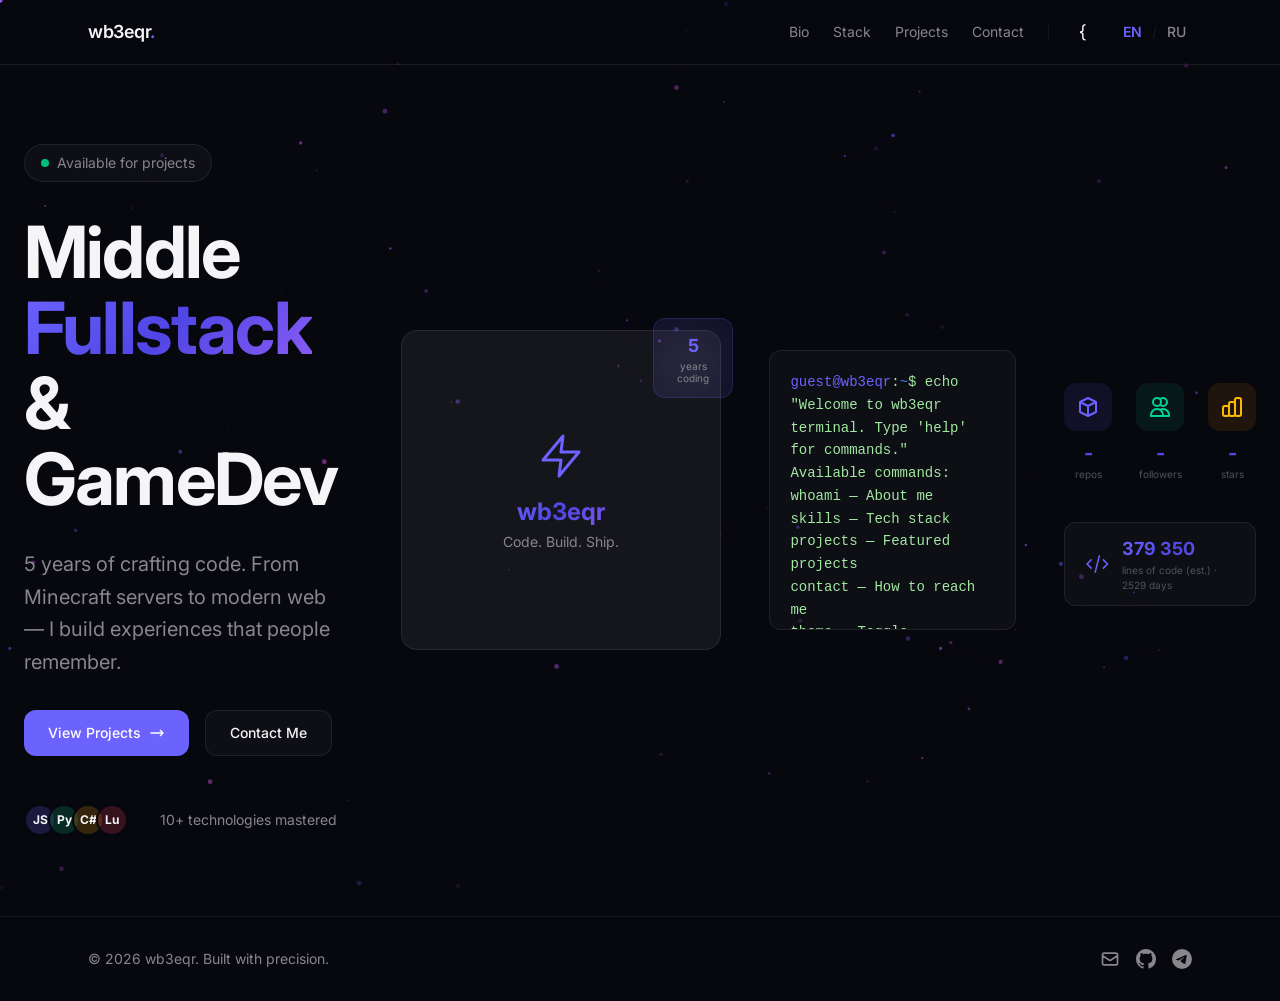
<file: index.html>
<!DOCTYPE html>
<html lang="en" data-theme="dark">
  <head>
    <meta charset="UTF-8" />
    <meta name="viewport" content="width=device-width, initial-scale=1.0, maximum-scale=5.0" />
    <title>wb3eqr — Middle Fullstack & GameDev</title>
    <meta name="description" content="Middle Fullstack & GameDev Developer. 5+ years of experience in web, game dev, automation and bots." />
    <meta name="keywords" content="fullstack developer, gamedev, web development, minecraft, roblox, javascript, typescript, python, c#" />
    <meta name="author" content="wb3eqr" />
    <meta name="robots" content="index, follow" />
    <meta property="og:title" content="wb3eqr — Middle Fullstack & GameDev" />
    <meta property="og:description" content="5 years of crafting code. From Minecraft servers to modern web." />
    <meta property="og:type" content="website" />
    <meta property="og:url" content="https://wb3eqr.github.io/Hello_My_World-" />
    <meta name="twitter:card" content="summary_large_image" />
    <meta name="twitter:title" content="wb3eqr — Middle Fullstack & GameDev" />
    <meta name="twitter:description" content="5 years of crafting code. From Minecraft servers to modern web." />
    <link rel="icon" type="image/svg+xml" href="./favicon.svg" />
    <link rel="manifest" href="./manifest.json" />
    <meta name="theme-color" content="#6C63FF" />
    <link rel="preconnect" href="https://fonts.googleapis.com" />
    <link rel="preconnect" href="https://fonts.gstatic.com" crossorigin />
    <link href="https://fonts.googleapis.com/css2?family=Inter:opsz,wght@14..32,300;14..32,400;14..32,500;14..32,600;14..32,700;14..32,800&display=swap" rel="stylesheet" />
    <script type="module" crossorigin src="./assets/index-BMOnbCsH.js"></script>
    <link rel="stylesheet" crossorigin href="./assets/index-DKdqblMy.css">
  </head>
  <body style="background:var(--bg);color:var(--text);font-family:'Inter',sans-serif" class="antialiased overflow-x-hidden">
    <div id="particles-bg" class="fixed inset-0 z-0 pointer-events-none"></div>

    <nav class="fixed top-0 left-0 right-0 z-50 glass-nav">
      <div class="max-w-6xl mx-auto px-4 sm:px-6 h-14 sm:h-16 flex items-center justify-between">
        <a href="#/" data-nav class="text-base sm:text-lg font-semibold tracking-tight hover:opacity-80" style="transition:opacity 0.2s">
          wb3eqr<span style="color:var(--accent)">.</span>
        </a>
        <div class="hidden sm:flex items-center gap-6">
          <a href="#/bio" data-nav class="nav-link text-sm">Bio</a>
          <a href="#/stack" data-nav class="nav-link text-sm">Stack</a>
          <a href="#/projects" data-nav class="nav-link text-sm">Projects</a>
          <a href="#/contact" data-nav class="nav-link text-sm">Contact</a>
          <span class="w-px h-4" style="background:var(--border)"></span>
          <button id="theme-toggle" class="p-1.5 rounded-lg hover-scale" style="transition:all 0.2s" aria-label="Toggle theme">
            <span id="theme-icon" class="theme-icon text-lg">{</span>
          </button>
          <div class="flex items-center gap-1 text-sm font-medium" style="color:var(--text-secondary)">
            <button data-lang-btn="en" class="lang-btn px-1.5 py-0.5 rounded active">EN</button>
            <span style="color:var(--border)">/</span>
            <button data-lang-btn="ru" class="lang-btn px-1.5 py-0.5 rounded">RU</button>
          </div>
        </div>
        <div class="flex items-center gap-3 sm:hidden">
          <button id="theme-toggle-mobile" class="p-1.5 rounded-lg hover-scale" style="transition:all 0.2s" aria-label="Toggle theme">
            <span id="theme-icon-mobile" class="text-lg">{</span>
          </button>
          <button id="menu-btn" class="flex flex-col gap-1.5 p-2 rounded-lg" style="transition:background 0.2s">
            <span class="block w-5 h-[1.5px] rounded-full transition-all duration-300" style="background:var(--text)"></span>
            <span class="block w-5 h-[1.5px] rounded-full transition-all duration-300" style="background:var(--text)"></span>
            <span class="block w-5 h-[1.5px] rounded-full transition-all duration-300" style="background:var(--text)"></span>
          </button>
        </div>
      </div>
      <div id="mobile-menu" class="sm:hidden hidden glass-mobile">
        <div class="px-6 py-4 flex flex-col gap-4">
          <a href="#/bio" data-nav class="nav-link text-sm">Bio</a>
          <a href="#/stack" data-nav class="nav-link text-sm">Stack</a>
          <a href="#/projects" data-nav class="nav-link text-sm">Projects</a>
          <a href="#/contact" data-nav class="nav-link text-sm">Contact</a>
          <span style="border-top:1px solid var(--border);margin:4px 0"></span>
          <div class="flex items-center gap-1 text-sm font-medium" style="color:var(--text-secondary)">
            <button data-lang-btn="en" class="lang-btn px-1.5 py-0.5 rounded active">EN</button>
            <span style="color:var(--border)">/</span>
            <button data-lang-btn="ru" class="lang-btn px-1.5 py-0.5 rounded">RU</button>
          </div>
        </div>
      </div>
    </nav>

    <main id="app" class="relative z-10 min-h-screen pt-16">
      <div id="page-content" class="page-enter"></div>
    </main>

    <footer class="relative z-10" style="border-top:1px solid var(--border)">
      <div class="max-w-6xl mx-auto px-4 sm:px-6 py-6 sm:py-8 flex flex-col sm:flex-row items-center justify-between gap-4">
        <p class="text-xs sm:text-sm" style="color:var(--text-secondary)">&copy; 2026 wb3eqr. <span id="footer-text">Built with precision.</span></p>
        <div class="flex items-center gap-4">
          <a href="mailto:HelloMyWorld@xyecoc.com" class="hover-scale" style="color:var(--text-secondary);transition:color 0.2s" title="Email">
            <svg class="w-5 h-5" fill="none" stroke="currentColor" viewBox="0 0 24 24"><path stroke-linecap="round" stroke-linejoin="round" stroke-width="2" d="M3 8l7.89 5.26a2 2 0 002.22 0L21 8M5 19h14a2 2 0 002-2V7a2 2 0 00-2-2H5a2 2 0 00-2 2v10a2 2 0 002 2z"/></svg>
          </a>
          <a href="https://github.com/wb3eqr" target="_blank" rel="noopener" class="hover-scale" style="color:var(--text-secondary);transition:color 0.2s" title="GitHub">
            <svg class="w-5 h-5" fill="currentColor" viewBox="0 0 24 24"><path d="M12 0C5.37 0 0 5.37 0 12c0 5.31 3.435 9.795 8.205 11.385.6.105.825-.255.825-.57 0-.285-.015-1.23-.015-2.235-3.015.555-3.795-.735-4.035-1.41-.135-.345-.72-1.41-1.23-1.695-.42-.225-1.02-.78-.015-.795.945-.015 1.62.87 1.845 1.23 1.08 1.815 2.805 1.305 3.495.99.105-.78.42-1.305.765-1.605-2.67-.3-5.46-1.335-5.46-5.925 0-1.305.465-2.385 1.23-3.225-.12-.3-.54-1.53.12-3.18 0 0 1.005-.315 3.3 1.23.96-.27 1.98-.405 3-.405s2.04.135 3 .405c2.295-1.56 3.3-1.23 3.3-1.23.66 1.65.24 2.88.12 3.18.765.84 1.23 1.905 1.23 3.225 0 4.605-2.805 5.625-5.475 5.925.435.375.81 1.095.81 2.22 0 1.605-.015 2.895-.015 3.3 0 .315.225.69.825.57A12.02 12.02 0 0024 12c0-6.63-5.37-12-12-12z"/></svg>
          </a>
          <a href="https://t.me/sell_program" target="_blank" rel="noopener" class="hover-scale" style="color:var(--text-secondary);transition:color 0.2s" title="Telegram">
            <svg class="w-5 h-5" fill="currentColor" viewBox="0 0 24 24"><path d="M11.944 0A12 12 0 000 12a12 12 0 0012 12 12 12 0 0012-12A12 12 0 0012 0a12 12 0 00-.056 0zm4.962 7.224c.1-.002.321.023.465.14a.506.506 0 01.171.325c.016.093.036.306.02.472-.18 1.898-.962 6.502-1.36 8.627-.168.9-.499 1.201-.82 1.23-.696.065-1.225-.46-1.9-.902-1.056-.693-1.653-1.124-2.678-1.8-1.185-.78-.417-1.21.258-1.91.177-.184 3.247-2.977 3.307-3.23.007-.032.014-.15-.056-.212s-.174-.041-.249-.024c-.106.024-1.793 1.14-5.061 3.345-.48.33-.913.49-1.302.48-.428-.008-1.252-.241-1.865-.44-.752-.245-1.349-.374-1.297-.789.027-.216.325-.437.893-.663 3.498-1.524 5.83-2.529 6.998-3.014 3.332-1.386 4.025-1.627 4.476-1.635z"/></svg>
          </a>
        </div>
      </div>
    </footer>

    <script>
      if ('serviceWorker' in navigator) {
        navigator.serviceWorker.register('/sw.js').catch(() => {});
      }
    </script>
  </body>
</html>
</file>
<file: assets/index-DKdqblMy.css>
/*! tailwindcss v4.3.3 | MIT License | https://tailwindcss.com */@layer properties{@supports (((-webkit-hyphens:none)) and (not (margin-trim:inline))) or ((-moz-orient:inline) and (not (color:rgb(from red r g b)))){*,:before,:after,::backdrop{--tw-rotate-x:initial;--tw-rotate-y:initial;--tw-rotate-z:initial;--tw-skew-x:initial;--tw-skew-y:initial;--tw-space-y-reverse:0;--tw-space-x-reverse:0;--tw-border-style:solid;--tw-gradient-position:initial;--tw-gradient-from:#0000;--tw-gradient-via:#0000;--tw-gradient-to:#0000;--tw-gradient-stops:initial;--tw-gradient-via-stops:initial;--tw-gradient-from-position:0%;--tw-gradient-via-position:50%;--tw-gradient-to-position:100%;--tw-leading:initial;--tw-font-weight:initial;--tw-tracking:initial;--tw-backdrop-blur:initial;--tw-backdrop-brightness:initial;--tw-backdrop-contrast:initial;--tw-backdrop-grayscale:initial;--tw-backdrop-hue-rotate:initial;--tw-backdrop-invert:initial;--tw-backdrop-opacity:initial;--tw-backdrop-saturate:initial;--tw-backdrop-sepia:initial;--tw-duration:initial;--tw-ease:initial;--tw-shadow:0 0 #0000;--tw-shadow-color:initial;--tw-shadow-alpha:100%;--tw-inset-shadow:0 0 #0000;--tw-inset-shadow-color:initial;--tw-inset-shadow-alpha:100%;--tw-ring-color:initial;--tw-ring-shadow:0 0 #0000;--tw-inset-ring-color:initial;--tw-inset-ring-shadow:0 0 #0000;--tw-ring-inset:initial;--tw-ring-offset-width:0px;--tw-ring-offset-color:#fff;--tw-ring-offset-shadow:0 0 #0000}}}@layer theme{:root,:host{--font-sans:-apple-system, BlinkMacSystemFont, "Segoe UI", Roboto, "Helvetica Neue", "Noto Sans", Arial, sans-serif, "Apple Color Emoji", "Segoe UI Emoji", "Segoe UI Symbol", "Noto Color Emoji";--font-mono:ui-monospace, SFMono-Regular, Menlo, Monaco, Consolas, "Liberation Mono", "Courier New", monospace;--color-red-500:oklch(63.7% .237 25.331);--color-red-600:oklch(57.7% .245 27.325);--color-orange-500:oklch(70.5% .213 47.604);--color-orange-600:oklch(64.6% .222 41.116);--color-amber-400:oklch(82.8% .189 84.429);--color-amber-500:oklch(76.9% .188 70.08);--color-yellow-500:oklch(79.5% .184 86.047);--color-yellow-600:oklch(68.1% .162 75.834);--color-emerald-400:oklch(76.5% .177 163.223);--color-emerald-500:oklch(69.6% .17 162.48);--color-emerald-600:oklch(59.6% .145 163.225);--color-cyan-500:oklch(71.5% .143 215.221);--color-cyan-600:oklch(60.9% .126 221.723);--color-sky-400:oklch(74.6% .16 232.661);--color-sky-500:oklch(68.5% .169 237.323);--color-sky-600:oklch(58.8% .158 241.966);--color-blue-500:oklch(62.3% .214 259.815);--color-blue-600:oklch(54.6% .245 262.881);--color-indigo-600:oklch(51.1% .262 276.966);--color-purple-500:oklch(62.7% .265 303.9);--color-purple-600:oklch(55.8% .288 302.321);--color-rose-400:oklch(71.2% .194 13.428);--color-rose-500:oklch(64.5% .246 16.439);--color-gray-500:oklch(55.1% .027 264.364);--spacing:.25rem;--container-md:28rem;--container-lg:32rem;--container-xl:36rem;--container-2xl:42rem;--container-4xl:56rem;--container-6xl:72rem;--text-xs:.75rem;--text-xs--line-height:calc(1 / .75);--text-sm:.875rem;--text-sm--line-height:calc(1.25 / .875);--text-base:1rem;--text-base--line-height: 1.5 ;--text-lg:1.125rem;--text-lg--line-height:calc(1.75 / 1.125);--text-xl:1.25rem;--text-xl--line-height:calc(1.75 / 1.25);--text-2xl:1.5rem;--text-2xl--line-height:calc(2 / 1.5);--text-3xl:1.875rem;--text-3xl--line-height: 1.2 ;--text-4xl:2.25rem;--text-4xl--line-height:calc(2.5 / 2.25);--text-5xl:3rem;--text-5xl--line-height:1;--text-6xl:3.75rem;--text-6xl--line-height:1;--text-7xl:4.5rem;--text-7xl--line-height:1;--font-weight-medium:500;--font-weight-semibold:600;--font-weight-bold:700;--tracking-tight:-.025em;--tracking-wider:.05em;--tracking-widest:.1em;--leading-relaxed:1.625;--radius-lg:.5rem;--radius-xl:.75rem;--radius-2xl:1rem;--ease-out:cubic-bezier(0, 0, .2, 1);--ease-in-out:cubic-bezier(.4, 0, .2, 1);--animate-pulse:pulse 2s cubic-bezier(.4, 0, .6, 1) infinite;--blur-xl:24px;--default-transition-duration:.15s;--default-transition-timing-function:cubic-bezier(.4, 0, .2, 1);--default-font-family:var(--font-sans);--default-mono-font-family:var(--font-mono)}}@layer base{*,:after,:before,::backdrop{box-sizing:border-box;border:0 solid;margin:0;padding:0}::file-selector-button{box-sizing:border-box;border:0 solid;margin:0;padding:0}html,:host{-webkit-text-size-adjust:100%;-moz-tab-size:4;tab-size:4;line-height:1.5;font-family:var(--default-font-family,-apple-system, BlinkMacSystemFont, "Segoe UI", Roboto, "Helvetica Neue", "Noto Sans", Arial, sans-serif, "Apple Color Emoji", "Segoe UI Emoji", "Segoe UI Symbol", "Noto Color Emoji");font-feature-settings:var(--default-font-feature-settings,normal);font-variation-settings:var(--default-font-variation-settings,normal);-webkit-tap-highlight-color:transparent}hr{height:0;color:inherit;border-top-width:1px}abbr:where([title]){-webkit-text-decoration:underline dotted;text-decoration:underline dotted}h1,h2,h3,h4,h5,h6{font-size:inherit;font-weight:inherit}a{color:inherit;-webkit-text-decoration:inherit;text-decoration:inherit}b,strong{font-weight:bolder}code,kbd,samp,pre{font-family:var(--default-mono-font-family,ui-monospace, SFMono-Regular, Menlo, Monaco, Consolas, "Liberation Mono", "Courier New", monospace);font-feature-settings:var(--default-mono-font-feature-settings,normal);font-variation-settings:var(--default-mono-font-variation-settings,normal);font-size:1em}small{font-size:80%}sub,sup{vertical-align:baseline;font-size:75%;line-height:0;position:relative}sub{bottom:-.25em}sup{top:-.5em}table{text-indent:0;border-color:inherit;border-collapse:collapse}:-moz-focusring:where(:not(iframe)){outline:auto}progress{vertical-align:baseline}summary{display:list-item}ol,ul,menu{list-style:none}img,svg,video,canvas,audio,iframe,embed,object{vertical-align:middle;display:block}img,video{max-width:100%;height:auto}button,input,select,optgroup,textarea{font:inherit;font-feature-settings:inherit;font-variation-settings:inherit;letter-spacing:inherit;color:inherit;opacity:1;background-color:#0000;border-radius:0}::file-selector-button{font:inherit;font-feature-settings:inherit;font-variation-settings:inherit;letter-spacing:inherit;color:inherit;opacity:1;background-color:#0000;border-radius:0}:where(select:is([multiple],[size])) optgroup{font-weight:bolder}:where(select:is([multiple],[size])) optgroup option{padding-inline-start:20px}::file-selector-button{margin-inline-end:4px}::placeholder{opacity:1}@supports (not ((-webkit-appearance:-apple-pay-button))) or (contain-intrinsic-size:1px){::placeholder{color:currentColor}@supports (color:color-mix(in lab,red,red)){::placeholder{color:color-mix(in oklab,currentcolor 50%,transparent)}}}textarea{resize:vertical}::-webkit-search-decoration{-webkit-appearance:none}::-webkit-date-and-time-value{min-height:1lh;text-align:inherit}::-webkit-datetime-edit{display:inline-flex}::-webkit-datetime-edit-fields-wrapper{padding:0}::-webkit-datetime-edit{padding-block:0}::-webkit-datetime-edit-year-field{padding-block:0}::-webkit-datetime-edit-month-field{padding-block:0}::-webkit-datetime-edit-day-field{padding-block:0}::-webkit-datetime-edit-hour-field{padding-block:0}::-webkit-datetime-edit-minute-field{padding-block:0}::-webkit-datetime-edit-second-field{padding-block:0}::-webkit-datetime-edit-millisecond-field{padding-block:0}::-webkit-datetime-edit-meridiem-field{padding-block:0}::-webkit-calendar-picker-indicator{line-height:1}:-moz-ui-invalid{box-shadow:none}button,input:where([type=button],[type=reset],[type=submit]){-webkit-appearance:button;-moz-appearance:button;appearance:button}::file-selector-button{-webkit-appearance:button;-moz-appearance:button;appearance:button}::-webkit-inner-spin-button{height:auto}::-webkit-outer-spin-button{height:auto}[hidden]:where(:not([hidden=until-found])){display:none!important}}@layer components;@layer utilities{.pointer-events-none{pointer-events:none}.absolute{position:absolute}.fixed{position:fixed}.relative{position:relative}.inset-0{top:0;right:0;bottom:0;left:0}.-top-2{top:calc(var(--spacing) * -2)}.top-0{top:0}.top-1{top:var(--spacing)}.-right-2{right:calc(var(--spacing) * -2)}.right-0{right:0}.bottom-0{bottom:0}.bottom-4{bottom:calc(var(--spacing) * 4)}.left-0{left:0}.left-4{left:calc(var(--spacing) * 4)}.left-\[11px\]{left:11px}.left-\[19px\]{left:19px}.z-0{z-index:0}.z-10{z-index:10}.z-50{z-index:50}.container{width:100%}@media(min-width:40rem){.container{max-width:40rem}}@media(min-width:48rem){.container{max-width:48rem}}@media(min-width:64rem){.container{max-width:64rem}}@media(min-width:80rem){.container{max-width:80rem}}@media(min-width:96rem){.container{max-width:96rem}}.mx-auto{margin-inline:auto}.mt-0\.5{margin-top:calc(var(--spacing) * .5)}.mt-1{margin-top:var(--spacing)}.mt-2{margin-top:calc(var(--spacing) * 2)}.mt-3{margin-top:calc(var(--spacing) * 3)}.mt-4{margin-top:calc(var(--spacing) * 4)}.mt-8{margin-top:calc(var(--spacing) * 8)}.mb-1{margin-bottom:var(--spacing)}.mb-2{margin-bottom:calc(var(--spacing) * 2)}.mb-3{margin-bottom:calc(var(--spacing) * 3)}.mb-4{margin-bottom:calc(var(--spacing) * 4)}.mb-6{margin-bottom:calc(var(--spacing) * 6)}.mb-8{margin-bottom:calc(var(--spacing) * 8)}.mb-10{margin-bottom:calc(var(--spacing) * 10)}.mb-12{margin-bottom:calc(var(--spacing) * 12)}.mb-16{margin-bottom:calc(var(--spacing) * 16)}.mb-20{margin-bottom:calc(var(--spacing) * 20)}.block{display:block}.flex{display:flex}.grid{display:grid}.hidden{display:none}.inline-flex{display:inline-flex}.h-1{height:var(--spacing)}.h-2{height:calc(var(--spacing) * 2)}.h-3\.5{height:calc(var(--spacing) * 3.5)}.h-4{height:calc(var(--spacing) * 4)}.h-5{height:calc(var(--spacing) * 5)}.h-6{height:calc(var(--spacing) * 6)}.h-7{height:calc(var(--spacing) * 7)}.h-8{height:calc(var(--spacing) * 8)}.h-10{height:calc(var(--spacing) * 10)}.h-12{height:calc(var(--spacing) * 12)}.h-14{height:calc(var(--spacing) * 14)}.h-48{height:calc(var(--spacing) * 48)}.h-\[1\.5px\]{height:1.5px}.h-\[17px\]{height:17px}.h-full{height:100%}.max-h-\[300px\]{max-height:300px}.min-h-\[calc\(100vh-4rem\)\]{min-height:calc(100vh - 4rem)}.min-h-screen{min-height:100vh}.w-2{width:calc(var(--spacing) * 2)}.w-3\.5{width:calc(var(--spacing) * 3.5)}.w-4{width:calc(var(--spacing) * 4)}.w-5{width:calc(var(--spacing) * 5)}.w-6{width:calc(var(--spacing) * 6)}.w-7{width:calc(var(--spacing) * 7)}.w-8{width:calc(var(--spacing) * 8)}.w-10{width:calc(var(--spacing) * 10)}.w-12{width:calc(var(--spacing) * 12)}.w-14{width:calc(var(--spacing) * 14)}.w-48{width:calc(var(--spacing) * 48)}.w-\[1px\]{width:1px}.w-\[17px\]{width:17px}.w-full{width:100%}.w-px{width:1px}.max-w-2xl{max-width:var(--container-2xl)}.max-w-4xl{max-width:var(--container-4xl)}.max-w-6xl{max-width:var(--container-6xl)}.max-w-lg{max-width:var(--container-lg)}.max-w-md{max-width:var(--container-md)}.max-w-xl{max-width:var(--container-xl)}.flex-1{flex:1}.flex-shrink-0{flex-shrink:0}.transform{transform:var(--tw-rotate-x,) var(--tw-rotate-y,) var(--tw-rotate-z,) var(--tw-skew-x,) var(--tw-skew-y,)}.animate-pulse{animation:var(--animate-pulse)}.resize{resize:both}.resize-none{resize:none}.grid-cols-2{grid-template-columns:repeat(2,minmax(0,1fr))}.flex-col{flex-direction:column}.flex-wrap{flex-wrap:wrap}.items-center{align-items:center}.justify-between{justify-content:space-between}.justify-center{justify-content:center}.gap-1{gap:var(--spacing)}.gap-1\.5{gap:calc(var(--spacing) * 1.5)}.gap-2{gap:calc(var(--spacing) * 2)}.gap-3{gap:calc(var(--spacing) * 3)}.gap-4{gap:calc(var(--spacing) * 4)}.gap-6{gap:calc(var(--spacing) * 6)}.gap-8{gap:calc(var(--spacing) * 8)}.gap-10{gap:calc(var(--spacing) * 10)}:where(.space-y-2>:not(:last-child)){--tw-space-y-reverse:0;margin-block-start:calc(calc(var(--spacing) * 2) * var(--tw-space-y-reverse));margin-block-end:calc(calc(var(--spacing) * 2) * calc(1 - var(--tw-space-y-reverse)))}:where(.space-y-4>:not(:last-child)){--tw-space-y-reverse:0;margin-block-start:calc(calc(var(--spacing) * 4) * var(--tw-space-y-reverse));margin-block-end:calc(calc(var(--spacing) * 4) * calc(1 - var(--tw-space-y-reverse)))}:where(.space-y-6>:not(:last-child)){--tw-space-y-reverse:0;margin-block-start:calc(calc(var(--spacing) * 6) * var(--tw-space-y-reverse));margin-block-end:calc(calc(var(--spacing) * 6) * calc(1 - var(--tw-space-y-reverse)))}:where(.space-y-12>:not(:last-child)){--tw-space-y-reverse:0;margin-block-start:calc(calc(var(--spacing) * 12) * var(--tw-space-y-reverse));margin-block-end:calc(calc(var(--spacing) * 12) * calc(1 - var(--tw-space-y-reverse)))}:where(.-space-x-2>:not(:last-child)){--tw-space-x-reverse:0;margin-inline-start:calc(calc(var(--spacing) * -2) * var(--tw-space-x-reverse));margin-inline-end:calc(calc(var(--spacing) * -2) * calc(1 - var(--tw-space-x-reverse)))}.overflow-hidden{overflow:hidden}.overflow-x-hidden{overflow-x:hidden}.overflow-y-auto{overflow-y:auto}.rounded{border-radius:.25rem}.rounded-2xl{border-radius:var(--radius-2xl)}.rounded-full{border-radius:3.40282e38px}.rounded-lg{border-radius:var(--radius-lg)}.rounded-xl{border-radius:var(--radius-xl)}.border{border-style:var(--tw-border-style);border-width:1px}.border-2{border-style:var(--tw-border-style);border-width:2px}.border-none{--tw-border-style:none;border-style:none}.border-\[var\(--accent\)\]\/20{border-color:var(--accent)}@supports (color:color-mix(in lab,red,red)){.border-\[var\(--accent\)\]\/20{border-color:color-mix(in oklab,var(--accent) 20%,transparent)}}.border-\[var\(--bg\)\]{border-color:var(--bg)}.border-\[var\(--glass-border\)\]{border-color:var(--glass-border)}.bg-\[var\(--accent\)\]\/10{background-color:var(--accent)}@supports (color:color-mix(in lab,red,red)){.bg-\[var\(--accent\)\]\/10{background-color:color-mix(in oklab,var(--accent) 10%,transparent)}}.bg-\[var\(--bg-secondary\)\]{background-color:var(--bg-secondary)}.bg-amber-500\/10{background-color:#f99c001a}@supports (color:color-mix(in lab,red,red)){.bg-amber-500\/10{background-color:color-mix(in oklab,var(--color-amber-500) 10%,transparent)}}.bg-emerald-500{background-color:var(--color-emerald-500)}.bg-emerald-500\/10{background-color:#00bb7f1a}@supports (color:color-mix(in lab,red,red)){.bg-emerald-500\/10{background-color:color-mix(in oklab,var(--color-emerald-500) 10%,transparent)}}.bg-emerald-500\/20{background-color:#00bb7f33}@supports (color:color-mix(in lab,red,red)){.bg-emerald-500\/20{background-color:color-mix(in oklab,var(--color-emerald-500) 20%,transparent)}}.bg-gray-500\/10{background-color:#6a72821a}@supports (color:color-mix(in lab,red,red)){.bg-gray-500\/10{background-color:color-mix(in oklab,var(--color-gray-500) 10%,transparent)}}.bg-rose-500\/10{background-color:#ff23571a}@supports (color:color-mix(in lab,red,red)){.bg-rose-500\/10{background-color:color-mix(in oklab,var(--color-rose-500) 10%,transparent)}}.bg-sky-500\/10{background-color:#00a5ef1a}@supports (color:color-mix(in lab,red,red)){.bg-sky-500\/10{background-color:color-mix(in oklab,var(--color-sky-500) 10%,transparent)}}.bg-transparent{background-color:#0000}.bg-gradient-to-br{--tw-gradient-position:to bottom right in oklab;background-image:linear-gradient(var(--tw-gradient-stops))}.bg-gradient-to-r{--tw-gradient-position:to right in oklab;background-image:linear-gradient(var(--tw-gradient-stops))}.bg-gradient-to-t{--tw-gradient-position:to top in oklab;background-image:linear-gradient(var(--tw-gradient-stops))}.from-\[var\(--accent\)\]\/20{--tw-gradient-from:var(--accent)}@supports (color:color-mix(in lab,red,red)){.from-\[var\(--accent\)\]\/20{--tw-gradient-from:color-mix(in oklab, var(--accent) 20%, transparent)}}.from-\[var\(--accent\)\]\/20{--tw-gradient-stops:var(--tw-gradient-via-stops,var(--tw-gradient-position), var(--tw-gradient-from) var(--tw-gradient-from-position), var(--tw-gradient-to) var(--tw-gradient-to-position))}.from-\[var\(--bg\)\]{--tw-gradient-from:var(--bg);--tw-gradient-stops:var(--tw-gradient-via-stops,var(--tw-gradient-position), var(--tw-gradient-from) var(--tw-gradient-from-position), var(--tw-gradient-to) var(--tw-gradient-to-position))}.from-blue-500\/20{--tw-gradient-from:#3080ff33}@supports (color:color-mix(in lab,red,red)){.from-blue-500\/20{--tw-gradient-from:color-mix(in oklab, var(--color-blue-500) 20%, transparent)}}.from-blue-500\/20{--tw-gradient-stops:var(--tw-gradient-via-stops,var(--tw-gradient-position), var(--tw-gradient-from) var(--tw-gradient-from-position), var(--tw-gradient-to) var(--tw-gradient-to-position))}.from-cyan-500\/20{--tw-gradient-from:#00b7d733}@supports (color:color-mix(in lab,red,red)){.from-cyan-500\/20{--tw-gradient-from:color-mix(in oklab, var(--color-cyan-500) 20%, transparent)}}.from-cyan-500\/20{--tw-gradient-stops:var(--tw-gradient-via-stops,var(--tw-gradient-position), var(--tw-gradient-from) var(--tw-gradient-from-position), var(--tw-gradient-to) var(--tw-gradient-to-position))}.from-emerald-500\/20{--tw-gradient-from:#00bb7f33}@supports (color:color-mix(in lab,red,red)){.from-emerald-500\/20{--tw-gradient-from:color-mix(in oklab, var(--color-emerald-500) 20%, transparent)}}.from-emerald-500\/20{--tw-gradient-stops:var(--tw-gradient-via-stops,var(--tw-gradient-position), var(--tw-gradient-from) var(--tw-gradient-from-position), var(--tw-gradient-to) var(--tw-gradient-to-position))}.from-orange-500\/20{--tw-gradient-from:#fe6e0033}@supports (color:color-mix(in lab,red,red)){.from-orange-500\/20{--tw-gradient-from:color-mix(in oklab, var(--color-orange-500) 20%, transparent)}}.from-orange-500\/20{--tw-gradient-stops:var(--tw-gradient-via-stops,var(--tw-gradient-position), var(--tw-gradient-from) var(--tw-gradient-from-position), var(--tw-gradient-to) var(--tw-gradient-to-position))}.from-purple-500\/20{--tw-gradient-from:#ac4bff33}@supports (color:color-mix(in lab,red,red)){.from-purple-500\/20{--tw-gradient-from:color-mix(in oklab, var(--color-purple-500) 20%, transparent)}}.from-purple-500\/20{--tw-gradient-stops:var(--tw-gradient-via-stops,var(--tw-gradient-position), var(--tw-gradient-from) var(--tw-gradient-from-position), var(--tw-gradient-to) var(--tw-gradient-to-position))}.from-red-500\/20{--tw-gradient-from:#fb2c3633}@supports (color:color-mix(in lab,red,red)){.from-red-500\/20{--tw-gradient-from:color-mix(in oklab, var(--color-red-500) 20%, transparent)}}.from-red-500\/20{--tw-gradient-stops:var(--tw-gradient-via-stops,var(--tw-gradient-position), var(--tw-gradient-from) var(--tw-gradient-from-position), var(--tw-gradient-to) var(--tw-gradient-to-position))}.from-rose-500\/20{--tw-gradient-from:#ff235733}@supports (color:color-mix(in lab,red,red)){.from-rose-500\/20{--tw-gradient-from:color-mix(in oklab, var(--color-rose-500) 20%, transparent)}}.from-rose-500\/20{--tw-gradient-stops:var(--tw-gradient-via-stops,var(--tw-gradient-position), var(--tw-gradient-from) var(--tw-gradient-from-position), var(--tw-gradient-to) var(--tw-gradient-to-position))}.from-sky-500\/20{--tw-gradient-from:#00a5ef33}@supports (color:color-mix(in lab,red,red)){.from-sky-500\/20{--tw-gradient-from:color-mix(in oklab, var(--color-sky-500) 20%, transparent)}}.from-sky-500\/20{--tw-gradient-stops:var(--tw-gradient-via-stops,var(--tw-gradient-position), var(--tw-gradient-from) var(--tw-gradient-from-position), var(--tw-gradient-to) var(--tw-gradient-to-position))}.from-yellow-500\/20{--tw-gradient-from:#edb20033}@supports (color:color-mix(in lab,red,red)){.from-yellow-500\/20{--tw-gradient-from:color-mix(in oklab, var(--color-yellow-500) 20%, transparent)}}.from-yellow-500\/20{--tw-gradient-stops:var(--tw-gradient-via-stops,var(--tw-gradient-position), var(--tw-gradient-from) var(--tw-gradient-from-position), var(--tw-gradient-to) var(--tw-gradient-to-position))}.to-blue-600\/10{--tw-gradient-to:#155dfc1a}@supports (color:color-mix(in lab,red,red)){.to-blue-600\/10{--tw-gradient-to:color-mix(in oklab, var(--color-blue-600) 10%, transparent)}}.to-blue-600\/10{--tw-gradient-stops:var(--tw-gradient-via-stops,var(--tw-gradient-position), var(--tw-gradient-from) var(--tw-gradient-from-position), var(--tw-gradient-to) var(--tw-gradient-to-position))}.to-cyan-600\/10{--tw-gradient-to:#0092b51a}@supports (color:color-mix(in lab,red,red)){.to-cyan-600\/10{--tw-gradient-to:color-mix(in oklab, var(--color-cyan-600) 10%, transparent)}}.to-cyan-600\/10{--tw-gradient-stops:var(--tw-gradient-via-stops,var(--tw-gradient-position), var(--tw-gradient-from) var(--tw-gradient-from-position), var(--tw-gradient-to) var(--tw-gradient-to-position))}.to-emerald-600\/10{--tw-gradient-to:#0097671a}@supports (color:color-mix(in lab,red,red)){.to-emerald-600\/10{--tw-gradient-to:color-mix(in oklab, var(--color-emerald-600) 10%, transparent)}}.to-emerald-600\/10{--tw-gradient-stops:var(--tw-gradient-via-stops,var(--tw-gradient-position), var(--tw-gradient-from) var(--tw-gradient-from-position), var(--tw-gradient-to) var(--tw-gradient-to-position))}.to-indigo-600\/10{--tw-gradient-to:#4f39f61a}@supports (color:color-mix(in lab,red,red)){.to-indigo-600\/10{--tw-gradient-to:color-mix(in oklab, var(--color-indigo-600) 10%, transparent)}}.to-indigo-600\/10{--tw-gradient-stops:var(--tw-gradient-via-stops,var(--tw-gradient-position), var(--tw-gradient-from) var(--tw-gradient-from-position), var(--tw-gradient-to) var(--tw-gradient-to-position))}.to-orange-600\/10{--tw-gradient-to:#f051001a}@supports (color:color-mix(in lab,red,red)){.to-orange-600\/10{--tw-gradient-to:color-mix(in oklab, var(--color-orange-600) 10%, transparent)}}.to-orange-600\/10{--tw-gradient-stops:var(--tw-gradient-via-stops,var(--tw-gradient-position), var(--tw-gradient-from) var(--tw-gradient-from-position), var(--tw-gradient-to) var(--tw-gradient-to-position))}.to-purple-600\/10{--tw-gradient-to:#9810fa1a}@supports (color:color-mix(in lab,red,red)){.to-purple-600\/10{--tw-gradient-to:color-mix(in oklab, var(--color-purple-600) 10%, transparent)}}.to-purple-600\/10{--tw-gradient-stops:var(--tw-gradient-via-stops,var(--tw-gradient-position), var(--tw-gradient-from) var(--tw-gradient-from-position), var(--tw-gradient-to) var(--tw-gradient-to-position))}.to-red-600\/10{--tw-gradient-to:#e400141a}@supports (color:color-mix(in lab,red,red)){.to-red-600\/10{--tw-gradient-to:color-mix(in oklab, var(--color-red-600) 10%, transparent)}}.to-red-600\/10{--tw-gradient-stops:var(--tw-gradient-via-stops,var(--tw-gradient-position), var(--tw-gradient-from) var(--tw-gradient-from-position), var(--tw-gradient-to) var(--tw-gradient-to-position))}.to-sky-600\/10{--tw-gradient-to:#0084cc1a}@supports (color:color-mix(in lab,red,red)){.to-sky-600\/10{--tw-gradient-to:color-mix(in oklab, var(--color-sky-600) 10%, transparent)}}.to-sky-600\/10{--tw-gradient-stops:var(--tw-gradient-via-stops,var(--tw-gradient-position), var(--tw-gradient-from) var(--tw-gradient-from-position), var(--tw-gradient-to) var(--tw-gradient-to-position))}.to-transparent{--tw-gradient-to:transparent;--tw-gradient-stops:var(--tw-gradient-via-stops,var(--tw-gradient-position), var(--tw-gradient-from) var(--tw-gradient-from-position), var(--tw-gradient-to) var(--tw-gradient-to-position))}.to-yellow-600\/10{--tw-gradient-to:#cd89001a}@supports (color:color-mix(in lab,red,red)){.to-yellow-600\/10{--tw-gradient-to:color-mix(in oklab, var(--color-yellow-600) 10%, transparent)}}.to-yellow-600\/10{--tw-gradient-stops:var(--tw-gradient-via-stops,var(--tw-gradient-position), var(--tw-gradient-from) var(--tw-gradient-from-position), var(--tw-gradient-to) var(--tw-gradient-to-position))}.p-1\.5{padding:calc(var(--spacing) * 1.5)}.p-2{padding:calc(var(--spacing) * 2)}.p-3{padding:calc(var(--spacing) * 3)}.p-4{padding:calc(var(--spacing) * 4)}.p-5{padding:calc(var(--spacing) * 5)}.p-6{padding:calc(var(--spacing) * 6)}.p-8{padding:calc(var(--spacing) * 8)}.px-1\.5{padding-inline:calc(var(--spacing) * 1.5)}.px-2{padding-inline:calc(var(--spacing) * 2)}.px-3{padding-inline:calc(var(--spacing) * 3)}.px-4{padding-inline:calc(var(--spacing) * 4)}.px-5{padding-inline:calc(var(--spacing) * 5)}.px-6{padding-inline:calc(var(--spacing) * 6)}.py-0\.5{padding-block:calc(var(--spacing) * .5)}.py-1{padding-block:var(--spacing)}.py-1\.5{padding-block:calc(var(--spacing) * 1.5)}.py-2{padding-block:calc(var(--spacing) * 2)}.py-2\.5{padding-block:calc(var(--spacing) * 2.5)}.py-3{padding-block:calc(var(--spacing) * 3)}.py-4{padding-block:calc(var(--spacing) * 4)}.py-6{padding-block:calc(var(--spacing) * 6)}.py-8{padding-block:calc(var(--spacing) * 8)}.py-16{padding-block:calc(var(--spacing) * 16)}.py-20{padding-block:calc(var(--spacing) * 20)}.pt-3{padding-top:calc(var(--spacing) * 3)}.pt-16{padding-top:calc(var(--spacing) * 16)}.pl-14{padding-left:calc(var(--spacing) * 14)}.text-center{text-align:center}.text-left{text-align:left}.font-mono{font-family:var(--font-mono)}.text-3xl{font-size:var(--text-3xl);line-height:var(--tw-leading,var(--text-3xl--line-height))}.text-4xl{font-size:var(--text-4xl);line-height:var(--tw-leading,var(--text-4xl--line-height))}.text-5xl{font-size:var(--text-5xl);line-height:var(--tw-leading,var(--text-5xl--line-height))}.text-base{font-size:var(--text-base);line-height:var(--tw-leading,var(--text-base--line-height))}.text-lg{font-size:var(--text-lg);line-height:var(--tw-leading,var(--text-lg--line-height))}.text-sm{font-size:var(--text-sm);line-height:var(--tw-leading,var(--text-sm--line-height))}.text-xl{font-size:var(--text-xl);line-height:var(--tw-leading,var(--text-xl--line-height))}.text-xs{font-size:var(--text-xs);line-height:var(--tw-leading,var(--text-xs--line-height))}.text-\[9px\]{font-size:9px}.text-\[10px\]{font-size:10px}.leading-\[1\.05\]{--tw-leading:1.05;line-height:1.05}.leading-relaxed{--tw-leading:var(--leading-relaxed);line-height:var(--leading-relaxed)}.font-bold{--tw-font-weight:var(--font-weight-bold);font-weight:var(--font-weight-bold)}.font-medium{--tw-font-weight:var(--font-weight-medium);font-weight:var(--font-weight-medium)}.font-semibold{--tw-font-weight:var(--font-weight-semibold);font-weight:var(--font-weight-semibold)}.tracking-tight{--tw-tracking:var(--tracking-tight);letter-spacing:var(--tracking-tight)}.tracking-wider{--tw-tracking:var(--tracking-wider);letter-spacing:var(--tracking-wider)}.tracking-widest{--tw-tracking:var(--tracking-widest);letter-spacing:var(--tracking-widest)}.text-\[var\(--text\)\]{color:var(--text)}.text-\[var\(--text-secondary\)\]{color:var(--text-secondary)}.text-amber-400{color:var(--color-amber-400)}.text-emerald-400{color:var(--color-emerald-400)}.text-emerald-500{color:var(--color-emerald-500)}.text-inherit{color:inherit}.text-rose-400{color:var(--color-rose-400)}.text-sky-400{color:var(--color-sky-400)}.uppercase{text-transform:uppercase}.antialiased{-webkit-font-smoothing:antialiased;-moz-osx-font-smoothing:grayscale}.backdrop-blur-xl{--tw-backdrop-blur:blur(var(--blur-xl));-webkit-backdrop-filter:var(--tw-backdrop-blur,) var(--tw-backdrop-brightness,) var(--tw-backdrop-contrast,) var(--tw-backdrop-grayscale,) var(--tw-backdrop-hue-rotate,) var(--tw-backdrop-invert,) var(--tw-backdrop-opacity,) var(--tw-backdrop-saturate,) var(--tw-backdrop-sepia,);backdrop-filter:var(--tw-backdrop-blur,) var(--tw-backdrop-brightness,) var(--tw-backdrop-contrast,) var(--tw-backdrop-grayscale,) var(--tw-backdrop-hue-rotate,) var(--tw-backdrop-invert,) var(--tw-backdrop-opacity,) var(--tw-backdrop-saturate,) var(--tw-backdrop-sepia,)}.transition{transition-property:color,background-color,border-color,outline-color,text-decoration-color,fill,stroke,--tw-gradient-from,--tw-gradient-via,--tw-gradient-to,opacity,box-shadow,transform,translate,scale,rotate,filter,-webkit-backdrop-filter,backdrop-filter,display,content-visibility,overlay,pointer-events;transition-timing-function:var(--tw-ease,var(--default-transition-timing-function));transition-duration:var(--tw-duration,var(--default-transition-duration))}.transition-all{transition-property:all;transition-timing-function:var(--tw-ease,var(--default-transition-timing-function));transition-duration:var(--tw-duration,var(--default-transition-duration))}.duration-300{--tw-duration:.3s;transition-duration:.3s}.ease-in-out{--tw-ease:var(--ease-in-out);transition-timing-function:var(--ease-in-out)}.ease-out{--tw-ease:var(--ease-out);transition-timing-function:var(--ease-out)}.outline-none{--tw-outline-style:none;outline-style:none}.select-none{-webkit-user-select:none;user-select:none}@media(hover:hover){.hover\:opacity-80:hover{opacity:.8}}.focus\:border-\[var\(--accent\)\]:focus{border-color:var(--accent)}.focus\:shadow-\[0_0_0_3px_var\(--accent-glow\)\]:focus{--tw-shadow:0 0 0 3px var(--tw-shadow-color,var(--accent-glow));box-shadow:var(--tw-inset-shadow),var(--tw-inset-ring-shadow),var(--tw-ring-offset-shadow),var(--tw-ring-shadow),var(--tw-shadow)}@media(min-width:40rem){.sm\:-top-3{top:calc(var(--spacing) * -3)}.sm\:-right-3{right:calc(var(--spacing) * -3)}.sm\:col-span-2{grid-column:span 2/span 2}.sm\:mb-3{margin-bottom:calc(var(--spacing) * 3)}.sm\:mb-16{margin-bottom:calc(var(--spacing) * 16)}.sm\:flex{display:flex}.sm\:hidden{display:none}.sm\:h-4{height:calc(var(--spacing) * 4)}.sm\:h-8{height:calc(var(--spacing) * 8)}.sm\:h-14{height:calc(var(--spacing) * 14)}.sm\:h-16{height:calc(var(--spacing) * 16)}.sm\:h-20{height:calc(var(--spacing) * 20)}.sm\:h-56{height:calc(var(--spacing) * 56)}.sm\:h-64{height:calc(var(--spacing) * 64)}.sm\:w-4{width:calc(var(--spacing) * 4)}.sm\:w-8{width:calc(var(--spacing) * 8)}.sm\:w-12{width:calc(var(--spacing) * 12)}.sm\:w-16{width:calc(var(--spacing) * 16)}.sm\:w-20{width:calc(var(--spacing) * 20)}.sm\:w-64{width:calc(var(--spacing) * 64)}.sm\:grid-cols-2{grid-template-columns:repeat(2,minmax(0,1fr))}.sm\:grid-cols-3{grid-template-columns:repeat(3,minmax(0,1fr))}.sm\:flex-row{flex-direction:row}.sm\:gap-4{gap:calc(var(--spacing) * 4)}.sm\:gap-6{gap:calc(var(--spacing) * 6)}.sm\:gap-8{gap:calc(var(--spacing) * 8)}.sm\:gap-16{gap:calc(var(--spacing) * 16)}:where(.sm\:space-y-8>:not(:last-child)){--tw-space-y-reverse:0;margin-block-start:calc(calc(var(--spacing) * 8) * var(--tw-space-y-reverse));margin-block-end:calc(calc(var(--spacing) * 8) * calc(1 - var(--tw-space-y-reverse)))}.sm\:p-5{padding:calc(var(--spacing) * 5)}.sm\:p-6{padding:calc(var(--spacing) * 6)}.sm\:px-6{padding-inline:calc(var(--spacing) * 6)}.sm\:py-3{padding-block:calc(var(--spacing) * 3)}.sm\:py-8{padding-block:calc(var(--spacing) * 8)}.sm\:py-20{padding-block:calc(var(--spacing) * 20)}.sm\:pt-4{padding-top:calc(var(--spacing) * 4)}.sm\:text-2xl{font-size:var(--text-2xl);line-height:var(--tw-leading,var(--text-2xl--line-height))}.sm\:text-4xl{font-size:var(--text-4xl);line-height:var(--tw-leading,var(--text-4xl--line-height))}.sm\:text-5xl{font-size:var(--text-5xl);line-height:var(--tw-leading,var(--text-5xl--line-height))}.sm\:text-6xl{font-size:var(--text-6xl);line-height:var(--tw-leading,var(--text-6xl--line-height))}.sm\:text-lg{font-size:var(--text-lg);line-height:var(--tw-leading,var(--text-lg--line-height))}.sm\:text-sm{font-size:var(--text-sm);line-height:var(--tw-leading,var(--text-sm--line-height))}.sm\:text-xl{font-size:var(--text-xl);line-height:var(--tw-leading,var(--text-xl--line-height))}.sm\:text-xs{font-size:var(--text-xs);line-height:var(--tw-leading,var(--text-xs--line-height))}.sm\:text-\[10px\]{font-size:10px}}@media(min-width:48rem){.md\:grid-cols-2{grid-template-columns:repeat(2,minmax(0,1fr))}}@media(min-width:64rem){.lg\:col-span-1{grid-column:span 1/span 1}.lg\:h-80{height:calc(var(--spacing) * 80)}.lg\:w-80{width:calc(var(--spacing) * 80)}.lg\:grid-cols-3{grid-template-columns:repeat(3,minmax(0,1fr))}.lg\:grid-cols-4{grid-template-columns:repeat(4,minmax(0,1fr))}.lg\:grid-cols-5{grid-template-columns:repeat(5,minmax(0,1fr))}.lg\:flex-row{flex-direction:row}.lg\:text-5xl{font-size:var(--text-5xl);line-height:var(--tw-leading,var(--text-5xl--line-height))}.lg\:text-7xl{font-size:var(--text-7xl);line-height:var(--tw-leading,var(--text-7xl--line-height))}.lg\:text-xl{font-size:var(--text-xl);line-height:var(--tw-leading,var(--text-xl--line-height))}}}:root{--bg:#07070e;--bg-secondary:#0c0c18;--text:#f5f5f7;--text-secondary:#86868b;--text-tertiary:#52525b;--border:#ffffff0f;--glass-bg:#ffffff08;--glass-hover:#ffffff14;--glass-border:#ffffff14;--glass-glow:#6c63ff0f;--accent:#6c63ff;--accent-hover:#5a52e0;--accent-glow:#6c63ff26;--scrollbar-bg:transparent;--scrollbar-thumb:#ffffff14;--scrollbar-thumb-hover:#ffffff26}[data-theme=light]{--bg:#f5f5f7;--bg-secondary:#fff;--text:#1a1a2e;--text-secondary:#6b6b80;--text-tertiary:#a1a1b5;--border:#0000000f;--glass-bg:#fff9;--glass-hover:#ffffffd9;--glass-border:#ffffff80;--glass-glow:#5a52e00f;--accent:#5a52e0;--accent-hover:#4f46e5;--accent-glow:#5a52e01f;--scrollbar-bg:transparent;--scrollbar-thumb:#00000014;--scrollbar-thumb-hover:#00000026}html{scroll-behavior:smooth}body{background:var(--bg);min-height:100vh;color:var(--text);transition:background .4s,color .4s}::selection{color:#f5f5f7;background:#6c63ff4d}::-webkit-scrollbar{width:6px}::-webkit-scrollbar-track{background:var(--scrollbar-bg)}::-webkit-scrollbar-thumb{background:var(--scrollbar-thumb);border-radius:3px}::-webkit-scrollbar-thumb:hover{background:var(--scrollbar-thumb-hover)}.glass{background:var(--glass-bg);-webkit-backdrop-filter:blur(24px)saturate(1.2);border:1px solid var(--glass-border);transition:all .4s cubic-bezier(.16,1,.3,1)}.glass:hover{background:var(--glass-hover);box-shadow:0 8px 40px var(--glass-glow);border-color:#6c63ff26}.glass-strong{-webkit-backdrop-filter:blur(32px)saturate(1.4);border:1px solid var(--glass-border);background:#ffffff0f}[data-theme=light] .glass-strong{background:#ffffffbf;box-shadow:0 1px 3px #0000000a}.gradient-text{-webkit-text-fill-color:transparent;background:linear-gradient(135deg,#6c63ff,#4f46e5,#8b5cf6);-webkit-background-clip:text;background-clip:text}.gradient-border{position:relative}.gradient-border:before{content:"";border-radius:inherit;pointer-events:none;background:linear-gradient(135deg,#6c63ff80,#8b5cf633);padding:1px;position:absolute;top:0;right:0;bottom:0;left:0;-webkit-mask-image:linear-gradient(#fff 0 0),linear-gradient(#fff 0 0);-webkit-mask-position:0 0,0 0;-webkit-mask-size:auto,auto;-webkit-mask-repeat:repeat,repeat;-webkit-mask-clip:content-box,border-box;-webkit-mask-origin:content-box,border-box;-webkit-mask-composite:xor;mask-composite:exclude;-webkit-mask-source-type:auto,auto;mask-mode:match-source,match-source}.nav-link{color:var(--text-secondary);transition:color .2s;position:relative}.nav-link:after{content:"";background:var(--accent);border-radius:1px;width:0;height:1.5px;transition:width .3s cubic-bezier(.16,1,.3,1);position:absolute;bottom:-2px;left:0}.nav-link:hover,.nav-link.active{color:var(--text)}.nav-link.active:after{width:100%}@keyframes fadeInUp{0%{opacity:0;transform:translateY(24px)}to{opacity:1;transform:translateY(0)}}@keyframes fadeInScale{0%{opacity:0;transform:scale(.96)}to{opacity:1;transform:scale(1)}}@keyframes float{0%,to{transform:translateY(0)}50%{transform:translateY(-10px)}}@keyframes pulse-glow{0%,to{box-shadow:0 0 20px var(--accent-glow)}50%{box-shadow:0 0 50px var(--accent-glow)}}@keyframes shimmer{0%{background-position:200% 0}to{background-position:-200% 0}}@keyframes spin-slow{0%{transform:rotate(0)}to{transform:rotate(360deg)}}.page-enter{animation:.5s ease-out forwards fadeInUp}.page-exit{animation:.25s ease-in reverse forwards fadeInScale}.stagger-1{animation-delay:80ms}.stagger-2{animation-delay:.16s}.stagger-3{animation-delay:.24s}.stagger-4{animation-delay:.32s}.stagger-5{animation-delay:.4s}.stagger-6{animation-delay:.48s}.stagger-7{animation-delay:.56s}.stagger-8{animation-delay:.64s}.stagger-9{animation-delay:.72s}.stagger-10{animation-delay:.8s}.scroll-reveal{opacity:0;transition:opacity .7s,transform .7s cubic-bezier(.16,1,.3,1);transform:translateY(30px)}.scroll-reveal.revealed{opacity:1;transform:translateY(0)}.timeline-dot{animation:2s ease-in-out infinite pulse-glow}.tech-card{transition:all .4s cubic-bezier(.16,1,.3,1)}.tech-card:hover{background:var(--glass-hover);transform:translateY(-6px)scale(1.02);box-shadow:0 12px 40px #6c63ff1a}.project-card{transition:all .5s cubic-bezier(.16,1,.3,1)}.project-card:hover{box-shadow:0 20px 60px var(--glass-glow);border-color:#6c63ff26;transform:translateY(-8px)scale(1.01)}.theme-icon{transition:transform .5s cubic-bezier(.16,1,.3,1)}.theme-icon.light{transform:rotate(180deg)}.lang-btn{transition:all .2s}.lang-btn.active{color:var(--accent);font-weight:600}.btn-primary{background:var(--accent);color:#fff;transition:all .3s cubic-bezier(.16,1,.3,1)}.btn-primary:hover{background:var(--accent-hover);box-shadow:0 8px 30px var(--accent-glow);transform:translateY(-1px)}.btn-primary:active{transform:scale(.97)}.btn-glass{background:var(--glass-bg);border:1px solid var(--glass-border);color:var(--text);transition:all .3s cubic-bezier(.16,1,.3,1)}.btn-glass:hover{background:var(--glass-hover);box-shadow:0 8px 25px var(--glass-glow);border-color:#6c63ff33;transform:translateY(-1px)}.hover-scale{transition:transform .3s cubic-bezier(.16,1,.3,1)}.hover-scale:hover{transform:scale(1.05)}.contact-card{transition:all .3s cubic-bezier(.16,1,.3,1)}.contact-card:hover{box-shadow:0 12px 40px var(--glass-glow);border-color:#6c63ff26;transform:translateY(-4px)}.glass-nav{-webkit-backdrop-filter:blur(28px)saturate(1.5);background:var(--bg)}@supports (color:color-mix(in lab,red,red)){.glass-nav{background:color-mix(in srgb,var(--bg) 65%,transparent)}}.glass-nav{border-bottom:1px solid var(--glass-border)}.glass-mobile{-webkit-backdrop-filter:blur(28px)saturate(1.5);background:var(--bg)}@supports (color:color-mix(in lab,red,red)){.glass-mobile{background:color-mix(in srgb,var(--bg) 92%,transparent)}}.glass-mobile{border-top:1px solid var(--glass-border)}@media(max-width:640px){.hero-title{font-size:2.5rem!important;line-height:1.1!important}.section-title{font-size:2rem!important}.tech-card{padding:1rem!important}}@media(min-width:641px)and (max-width:1024px){.hero-title{font-size:4rem!important}}@property --tw-rotate-x{syntax:"*";inherits:false}@property --tw-rotate-y{syntax:"*";inherits:false}@property --tw-rotate-z{syntax:"*";inherits:false}@property --tw-skew-x{syntax:"*";inherits:false}@property --tw-skew-y{syntax:"*";inherits:false}@property --tw-space-y-reverse{syntax:"*";inherits:false;initial-value:0}@property --tw-space-x-reverse{syntax:"*";inherits:false;initial-value:0}@property --tw-border-style{syntax:"*";inherits:false;initial-value:solid}@property --tw-gradient-position{syntax:"*";inherits:false}@property --tw-gradient-from{syntax:"<color>";inherits:false;initial-value:#0000}@property --tw-gradient-via{syntax:"<color>";inherits:false;initial-value:#0000}@property --tw-gradient-to{syntax:"<color>";inherits:false;initial-value:#0000}@property --tw-gradient-stops{syntax:"*";inherits:false}@property --tw-gradient-via-stops{syntax:"*";inherits:false}@property --tw-gradient-from-position{syntax:"<length-percentage>";inherits:false;initial-value:0%}@property --tw-gradient-via-position{syntax:"<length-percentage>";inherits:false;initial-value:50%}@property --tw-gradient-to-position{syntax:"<length-percentage>";inherits:false;initial-value:100%}@property --tw-leading{syntax:"*";inherits:false}@property --tw-font-weight{syntax:"*";inherits:false}@property --tw-tracking{syntax:"*";inherits:false}@property --tw-backdrop-blur{syntax:"*";inherits:false}@property --tw-backdrop-brightness{syntax:"*";inherits:false}@property --tw-backdrop-contrast{syntax:"*";inherits:false}@property --tw-backdrop-grayscale{syntax:"*";inherits:false}@property --tw-backdrop-hue-rotate{syntax:"*";inherits:false}@property --tw-backdrop-invert{syntax:"*";inherits:false}@property --tw-backdrop-opacity{syntax:"*";inherits:false}@property --tw-backdrop-saturate{syntax:"*";inherits:false}@property --tw-backdrop-sepia{syntax:"*";inherits:false}@property --tw-duration{syntax:"*";inherits:false}@property --tw-ease{syntax:"*";inherits:false}@property --tw-shadow{syntax:"*";inherits:false;initial-value:0 0 #0000}@property --tw-shadow-color{syntax:"*";inherits:false}@property --tw-shadow-alpha{syntax:"<percentage>";inherits:false;initial-value:100%}@property --tw-inset-shadow{syntax:"*";inherits:false;initial-value:0 0 #0000}@property --tw-inset-shadow-color{syntax:"*";inherits:false}@property --tw-inset-shadow-alpha{syntax:"<percentage>";inherits:false;initial-value:100%}@property --tw-ring-color{syntax:"*";inherits:false}@property --tw-ring-shadow{syntax:"*";inherits:false;initial-value:0 0 #0000}@property --tw-inset-ring-color{syntax:"*";inherits:false}@property --tw-inset-ring-shadow{syntax:"*";inherits:false;initial-value:0 0 #0000}@property --tw-ring-inset{syntax:"*";inherits:false}@property --tw-ring-offset-width{syntax:"<length>";inherits:false;initial-value:0}@property --tw-ring-offset-color{syntax:"*";inherits:false;initial-value:#fff}@property --tw-ring-offset-shadow{syntax:"*";inherits:false;initial-value:0 0 #0000}@keyframes pulse{50%{opacity:.5}}
</file>
